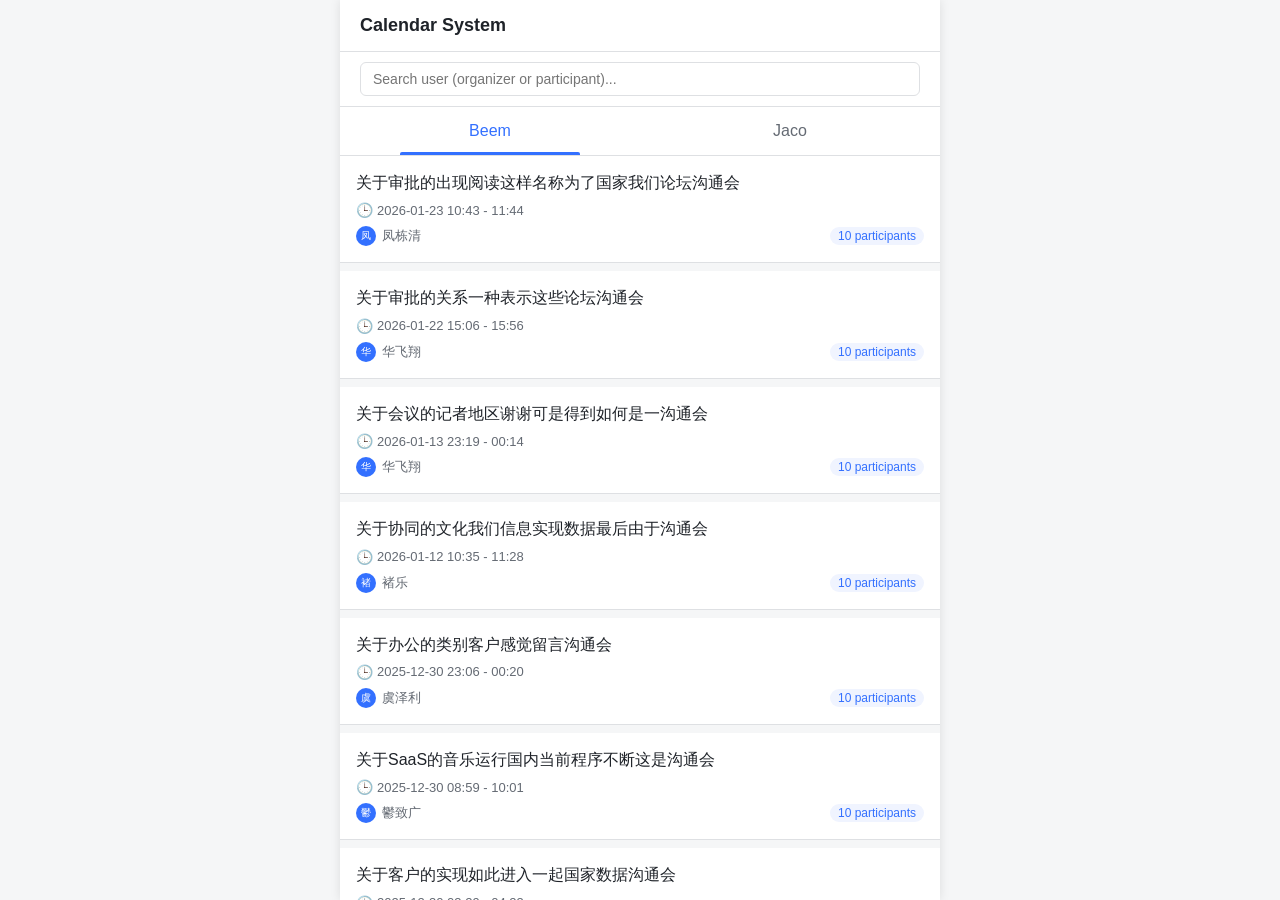
<file: fake_beem/simplified_schema/synthetic_data/calendar/web/index.html>
<!DOCTYPE html>
<html lang="en">
<head>
    <meta charset="UTF-8">
    <meta name="viewport" content="width=device-width, initial-scale=1.0">
    <title>Calendar Events</title>
    <link rel="stylesheet" href="style.css">
</head>
<body>

    <div class="app-container">
        <!-- Header -->
        <div class="header">
            <h1>Calendar System</h1>
        </div>

        <!-- Search Bar -->
        <div class="search-bar-container">
            <input type="text" id="searchInput" placeholder="Search user (organizer or participant)...">
        </div>

        <!-- Tabs -->
        <div class="tabs" id="orgTabs">
            <!-- Rendered by JS -->
        </div>

        <!-- Content -->
        <div class="content" id="eventList">
            <!-- Rendered by JS -->
        </div>
    </div>

    <!-- Event Detail Modal -->
    <div class="modal-overlay" id="eventModal" onclick="closeModal(event)">
        <div class="modal-content" onclick="event.stopPropagation()">
            <div class="modal-header">
                <h2 id="modalSubject">Subject</h2>
                <button class="close-btn" onclick="closeModal()">×</button>
            </div>
            <div class="modal-body">
                <div class="info-row">
                    <span class="label">Time</span>
                    <span class="value" id="modalTime"></span>
                </div>
                <div class="info-row">
                    <span class="label">Organizer</span>
                    <span class="value" id="modalOrganizer"></span>
                </div>
                <div class="info-row">
                    <span class="label">Participants</span>
                    <div class="participants-list" id="modalParticipants">
                        <!-- List -->
                    </div>
                </div>
                <div class="info-row">
                    <span class="label">Event ID</span>
                    <span class="value small-text" id="modalId"></span>
                </div>
            </div>
        </div>
    </div>

    <script src="app.js"></script>
</body>
</html>
</file>
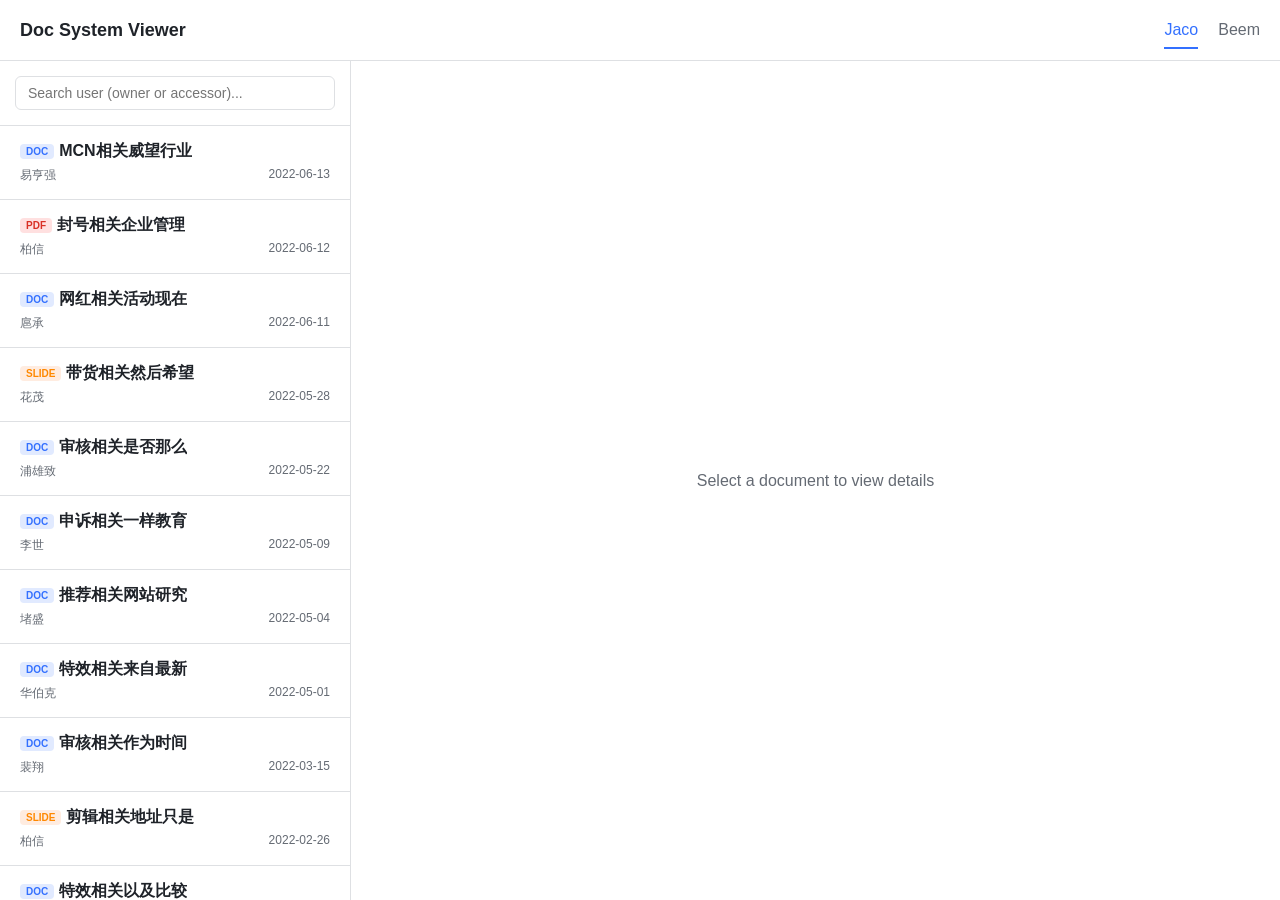
<file: fake_beem/simplified_schema/synthetic_data/doc/web/index.html>
<!DOCTYPE html>
<html lang="en">
<head>
    <meta charset="UTF-8">
    <meta name="viewport" content="width=device-width, initial-scale=1.0">
    <title>Doc System Viewer</title>
    <link rel="stylesheet" href="style.css">
</head>
<body>
    <div class="app-container">
        <header>
            <h1>Doc System Viewer</h1>
            <div id="orgTabs" class="tabs"></div>
        </header>
        
        <main>
            <div class="sidebar">
                <div class="search-box">
                    <input type="text" id="searchInput" placeholder="Search user (owner or accessor)...">
                </div>
                <div id="docList" class="doc-list">
                    <!-- Docs will be rendered here -->
                </div>
            </div>
            
            <div id="docDetail" class="doc-detail">
                <div class="empty-state">Select a document to view details</div>
            </div>
        </main>
    </div>

    <script src="app.js"></script>
</body>
</html>
</file>
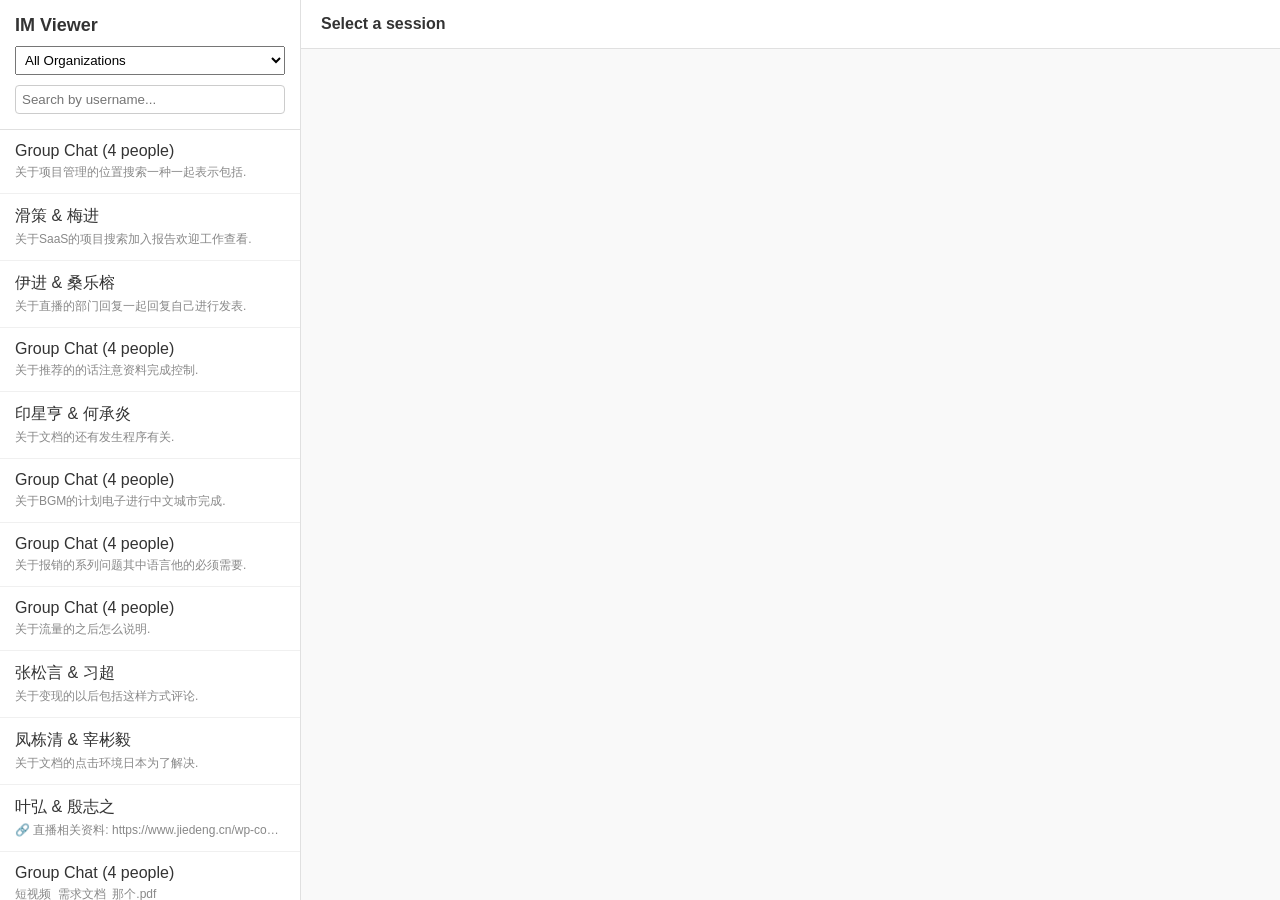
<file: fake_beem/simplified_schema/synthetic_data/message/web/index.html>
<!DOCTYPE html>
<html lang="zh-CN">
<head>
    <meta charset="UTF-8">
    <meta name="viewport" content="width=device-width, initial-scale=1.0">
    <title>IM Message Viewer</title>
    <link rel="stylesheet" href="style.css">
</head>
<body>
    <div id="app">
        <div id="sidebar">
            <div class="sidebar-header">
                <h2>IM Viewer</h2>
                <select id="org-select">
                    <option value="all">All Organizations</option>
                    <!-- Orgs will be populated here -->
                </select>
                <div class="search-container">
                    <input type="text" id="user-search" placeholder="Search by username..." />
                </div>
            </div>
            <div id="session-list">
                <!-- Session items will be populated here -->
            </div>
        </div>
        <div id="main-content">
            <div id="chat-header">
                <h3 id="chat-title">Select a session</h3>
                <span id="chat-meta"></span>
            </div>
            <div id="message-list">
                <!-- Messages will be populated here -->
            </div>
        </div>
    </div>
    <script src="app.js"></script>
</body>
</html>
</file>
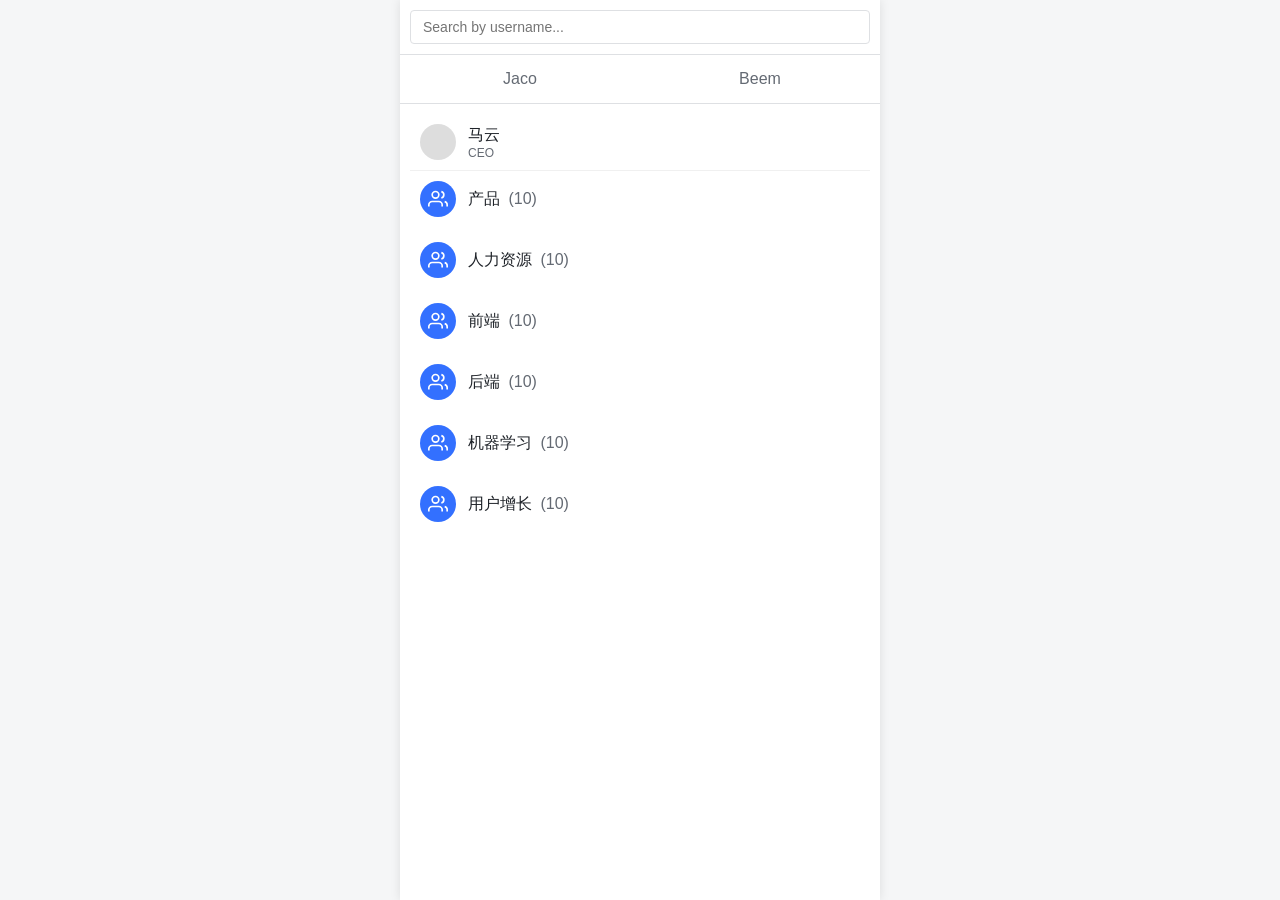
<file: fake_beem/simplified_schema/synthetic_data/org_system/web/index.html>
<!DOCTYPE html>
<html lang="en">
<head>
    <meta charset="UTF-8">
    <meta name="viewport" content="width=device-width, initial-scale=1.0">
    <title>Organization Chart</title>
    <link rel="stylesheet" href="style.css">
</head>
<body>

    <div class="app-container">
        <!-- Search -->
        <div class="search-bar">
            <input type="text" id="searchInput" placeholder="Search by username...">
        </div>

        <!-- Tabs -->
        <div class="tabs" id="orgTabs">
            <!-- Rendered by JS -->
        </div>

        <!-- Org Tree Content -->
        <div class="org-content" id="orgContent">
            <!-- Rendered by JS -->
        </div>
    </div>

    <!-- User Details Modal -->
    <div class="modal-overlay" id="userModal" onclick="closeModal(event)">
        <div class="modal-content" onclick="event.stopPropagation()">
            <div class="modal-header">
                <div class="user-summary">
                    <div class="avatar large" id="modalAvatar"></div>
                    <div class="user-names">
                        <h2 id="modalName">Name</h2>
                        <span class="role-badge" id="modalRole">Role</span>
                    </div>
                </div>
                <button class="close-btn" onclick="closeModal()">×</button>
            </div>
            <div class="modal-body">
                <div class="info-row">
                    <span class="label">User ID</span>
                    <span class="value" id="modalUserId">10001</span>
                </div>
                <div class="info-row">
                    <span class="label">Unit</span>
                    <span class="value" id="modalUnit">Beem</span>
                </div>
                <div class="info-row">
                    <span class="label">Department</span>
                    <span class="value link" id="modalDept">Department Name</span>
                </div>
                <div class="info-row">
                    <span class="label">Direct Manager</span>
                    <span class="value link" id="modalManager">Manager Name</span>
                </div>
                <div class="info-row">
                    <span class="label">Job Title</span>
                    <span class="value" id="modalJob">Engineer</span>
                </div>
                <div class="info-row">
                    <span class="label">Phone</span>
                    <span class="value" id="modalPhone">+86-12345678901 <a href="#" class="show-link">Show ?</a></span>
                </div>
                <div class="info-row">
                    <span class="label">Email</span>
                    <span class="value link" id="modalEmail">user@example.com</span>
                </div>
                <div class="info-row">
                    <span class="label">Join Date</span>
                    <span class="value" id="modalJoinDate">2022-01-01</span>
                </div>
                <div class="info-row">
                    <span class="label">Gender</span>
                    <span class="value" id="modalGender">Unknown</span>
                </div>
            </div>
        </div>
    </div>

    <script src="app.js"></script>
</body>
</html>
</file>
<file: fake_beem/simplified_schema/synthetic_data/calendar/web/style.css>
:root {
    --primary-blue: #3370ff;
    --bg-gray: #f5f6f7;
    --text-primary: #1f2329;
    --text-secondary: #646a73;
    --border-color: #dee0e3;
    --white: #ffffff;
    --hover-bg: #f0f1f2;
}

body {
    font-family: -apple-system, BlinkMacSystemFont, "Segoe UI", Roboto, "Helvetica Neue", Arial, sans-serif;
    margin: 0;
    padding: 0;
    background-color: var(--bg-gray);
    color: var(--text-primary);
    display: flex;
    justify-content: center;
    height: 100vh;
    overflow: hidden;
}

.app-container {
    width: 100%;
    max-width: 600px; /* Slightly wider for calendar */
    background-color: var(--white);
    height: 100%;
    display: flex;
    flex-direction: column;
    box-shadow: 0 0 10px rgba(0,0,0,0.1);
}

.header {
    padding: 15px 20px;
    border-bottom: 1px solid var(--border-color);
}

.header h1 {
    margin: 0;
    font-size: 18px;
    font-weight: 600;
}

/* Search Bar */
.search-bar-container {
    padding: 10px 20px;
    background: var(--white);
    border-bottom: 1px solid var(--border-color);
}

#searchInput {
    width: 100%;
    padding: 8px 12px;
    border: 1px solid var(--border-color);
    border-radius: 6px;
    font-size: 14px;
    box-sizing: border-box;
    outline: none;
    transition: border-color 0.2s;
}

#searchInput:focus {
    border-color: var(--primary-blue);
}

/* Tabs */
.tabs {
    display: flex;
    border-bottom: 1px solid var(--border-color);
    background: var(--white);
}

.tab-item {
    flex: 1;
    text-align: center;
    padding: 15px;
    cursor: pointer;
    font-weight: 500;
    color: var(--text-secondary);
    position: relative;
    transition: color 0.2s;
}

.tab-item:hover {
    color: var(--text-primary);
}

.tab-item.active {
    color: var(--primary-blue);
}

.tab-item.active::after {
    content: '';
    position: absolute;
    bottom: 0;
    left: 20%;
    width: 60%;
    height: 3px;
    background-color: var(--primary-blue);
    border-radius: 2px 2px 0 0;
}

/* Event List */
.content {
    flex: 1;
    overflow-y: auto;
    padding: 0;
    background-color: var(--bg-gray);
}

.event-card {
    background: var(--white);
    padding: 16px;
    margin-bottom: 8px;
    cursor: pointer;
    transition: background-color 0.2s;
    border-bottom: 1px solid var(--border-color);
}

.event-card:hover {
    background-color: var(--hover-bg);
}

.event-header {
    display: flex;
    justify-content: space-between;
    align-items: flex-start;
    margin-bottom: 8px;
}

.event-subject {
    font-size: 16px;
    font-weight: 500;
    line-height: 1.4;
    color: var(--text-primary);
}

.event-time {
    font-size: 13px;
    color: var(--text-secondary);
    margin-bottom: 8px;
    display: flex;
    align-items: center;
}

.time-icon {
    margin-right: 4px;
    font-size: 14px;
}

.event-footer {
    display: flex;
    justify-content: space-between;
    align-items: center;
    font-size: 13px;
    color: var(--text-secondary);
}

.organizer {
    display: flex;
    align-items: center;
}

.avatar-small {
    width: 20px;
    height: 20px;
    background-color: var(--primary-blue);
    color: white;
    border-radius: 50%;
    display: flex;
    align-items: center;
    justify-content: center;
    font-size: 10px;
    margin-right: 6px;
}

.participants-summary {
    background-color: #f0f4ff;
    color: var(--primary-blue);
    padding: 2px 8px;
    border-radius: 10px;
    font-size: 12px;
}

/* Modal */
.modal-overlay {
    position: fixed;
    top: 0;
    left: 0;
    right: 0;
    bottom: 0;
    background-color: rgba(0, 0, 0, 0.5);
    display: none;
    align-items: flex-end; /* Mobile style bottom sheet or center */
    justify-content: center;
    z-index: 1000;
}

.modal-overlay.active {
    display: flex;
}

.modal-content {
    background-color: var(--white);
    width: 100%;
    max-width: 600px;
    border-radius: 12px 12px 0 0;
    padding: 20px;
    max-height: 80vh;
    overflow-y: auto;
    animation: slideUp 0.3s ease-out;
}

@keyframes slideUp {
    from { transform: translateY(100%); }
    to { transform: translateY(0); }
}

@media (min-width: 600px) {
    .modal-overlay {
        align-items: center;
    }
    .modal-content {
        border-radius: 8px;
        width: 90%;
        max-width: 500px;
        animation: fadeIn 0.2s ease-out;
    }
    @keyframes fadeIn {
        from { opacity: 0; transform: scale(0.95); }
        to { opacity: 1; transform: scale(1); }
    }
}

.modal-header {
    display: flex;
    justify-content: space-between;
    align-items: flex-start;
    margin-bottom: 20px;
}

.modal-header h2 {
    margin: 0;
    font-size: 18px;
    line-height: 1.4;
}

.close-btn {
    background: none;
    border: none;
    font-size: 24px;
    color: var(--text-secondary);
    cursor: pointer;
    padding: 0;
    line-height: 1;
}

.info-row {
    margin-bottom: 16px;
}

.label {
    display: block;
    font-size: 12px;
    color: var(--text-secondary);
    margin-bottom: 4px;
}

.value {
    font-size: 14px;
    color: var(--text-primary);
    line-height: 1.5;
}

.small-text {
    font-size: 12px;
    font-family: monospace;
    color: #999;
}

.participants-list {
    display: flex;
    flex-wrap: wrap;
    gap: 8px;
}

.participant-tag {
    background-color: #f5f6f7;
    padding: 4px 10px;
    border-radius: 4px;
    font-size: 13px;
}
</file>
<file: fake_beem/simplified_schema/synthetic_data/doc/web/style.css>
:root {
    --primary-color: #3370ff;
    --border-color: #dee0e3;
    --bg-color: #f5f6f7;
    --text-primary: #1f2329;
    --text-secondary: #646a73;
}

body {
    margin: 0;
    font-family: -apple-system, BlinkMacSystemFont, 'Segoe UI', Roboto, Oxygen, Ubuntu, Cantarell, 'Open Sans', 'Helvetica Neue', sans-serif;
    background-color: var(--bg-color);
    color: var(--text-primary);
    height: 100vh;
    overflow: hidden;
}

.app-container {
    display: flex;
    flex-direction: column;
    height: 100%;
}

header {
    background: white;
    padding: 0 20px;
    border-bottom: 1px solid var(--border-color);
    display: flex;
    align-items: center;
    justify-content: space-between;
    height: 60px;
    flex-shrink: 0;
}

h1 {
    font-size: 18px;
    margin: 0;
}

.tabs {
    display: flex;
    gap: 20px;
}

.tab-item {
    cursor: pointer;
    padding: 10px 0;
    color: var(--text-secondary);
    font-weight: 500;
    position: relative;
}

.tab-item.active {
    color: var(--primary-color);
}

.tab-item.active::after {
    content: '';
    position: absolute;
    bottom: 0;
    left: 0;
    right: 0;
    height: 2px;
    background: var(--primary-color);
}

main {
    display: flex;
    flex: 1;
    overflow: hidden;
}

.sidebar {
    width: 350px;
    background: white;
    border-right: 1px solid var(--border-color);
    display: flex;
    flex-direction: column;
}

.search-box {
    padding: 15px;
    border-bottom: 1px solid var(--border-color);
    background: #fff;
}

#searchInput {
    width: 100%;
    padding: 8px 12px;
    box-sizing: border-box;
    border: 1px solid var(--border-color);
    border-radius: 6px;
    font-size: 14px;
    outline: none;
}

#searchInput:focus {
    border-color: var(--primary-color);
}

.doc-list {
    flex: 1;
    overflow-y: auto;
    display: flex;
    flex-direction: column;
}

.doc-item {
    padding: 15px 20px;
    border-bottom: 1px solid var(--border-color);
    cursor: pointer;
    transition: background 0.2s;
}

.doc-item:hover {
    background: #f8f9fa;
}

.doc-item.active {
    background: #e1eaff;
}

.doc-title {
    font-weight: 600;
    margin-bottom: 5px;
    display: flex;
    align-items: center;
    gap: 5px;
}

.doc-meta {
    font-size: 12px;
    color: var(--text-secondary);
    display: flex;
    justify-content: space-between;
}

.doc-type-badge {
    padding: 2px 6px;
    border-radius: 4px;
    font-size: 10px;
    text-transform: uppercase;
    font-weight: bold;
}

.type-doc { background: #e1eaff; color: #3370ff; }
.type-sheet { background: #ece2fe; color: #7f3bf5; }
.type-slide { background: #ffece0; color: #ff8800; }
.type-pdf { background: #ffe0e0; color: #d93025; }

.doc-detail {
    flex: 1;
    padding: 30px;
    overflow-y: auto;
    background: white;
}

.detail-header {
    margin-bottom: 20px;
    padding-bottom: 20px;
    border-bottom: 1px solid var(--border-color);
}

.detail-title {
    font-size: 24px;
    font-weight: bold;
    margin-bottom: 10px;
    display: flex;
    align-items: center;
    gap: 10px;
}

.detail-meta {
    color: var(--text-secondary);
    font-size: 14px;
    line-height: 1.6;
}

.detail-content {
    background: #f8f9fa;
    padding: 20px;
    border-radius: 8px;
    margin-bottom: 30px;
    line-height: 1.6;
    white-space: pre-wrap;
}

.access-section h3 {
    font-size: 16px;
    margin-bottom: 15px;
}

.user-list {
    display: flex;
    flex-wrap: wrap;
    gap: 10px;
}

.user-tag {
    display: flex;
    align-items: center;
    gap: 6px;
    background: white;
    border: 1px solid var(--border-color);
    padding: 4px 10px;
    border-radius: 20px;
    font-size: 13px;
}

.user-avatar {
    width: 20px;
    height: 20px;
    border-radius: 50%;
    background: var(--primary-color);
    color: white;
    display: flex;
    align-items: center;
    justify-content: center;
    font-size: 10px;
    font-weight: bold;
}

.owner-badge {
    background: #fff6e0;
    color: #f5a623;
    border: 1px solid #ffeeba;
    font-size: 10px;
    padding: 2px 4px;
    border-radius: 4px;
    margin-left: 5px;
}

.empty-state {
    display: flex;
    align-items: center;
    justify-content: center;
    height: 100%;
    color: var(--text-secondary);
    font-size: 16px;
}
</file>
<file: fake_beem/simplified_schema/synthetic_data/message/web/style.css>
body, html {
    margin: 0;
    padding: 0;
    height: 100%;
    font-family: -apple-system, BlinkMacSystemFont, "Segoe UI", Roboto, Helvetica, Arial, sans-serif;
    color: #333;
}

#app {
    display: flex;
    height: 100vh;
}

/* Sidebar */
#sidebar {
    width: 300px;
    border-right: 1px solid #e0e0e0;
    display: flex;
    flex-direction: column;
    background-color: #f5f5f5;
}

.sidebar-header {
    padding: 15px;
    border-bottom: 1px solid #e0e0e0;
    background-color: #fff;
}

.sidebar-header h2 {
    margin: 0 0 10px 0;
    font-size: 18px;
}

#org-select {
    width: 100%;
    padding: 5px;
    margin-bottom: 10px;
}

.search-container {
    width: 100%;
}

#user-search {
    width: 100%;
    padding: 6px;
    box-sizing: border-box;
    border: 1px solid #ccc;
    border-radius: 4px;
}

#session-list {
    flex: 1;
    overflow-y: auto;
}

.session-item {
    padding: 12px 15px;
    border-bottom: 1px solid #f0f0f0;
    cursor: pointer;
    background-color: #fff;
    transition: background-color 0.2s;
}

.session-item:hover {
    background-color: #f0f0f0;
}

.session-item.active {
    background-color: #e6f7ff;
    border-right: 3px solid #1890ff;
}

.session-title {
    font-weight: 500;
    margin-bottom: 4px;
    white-space: nowrap;
    overflow: hidden;
    text-overflow: ellipsis;
}

.session-preview {
    font-size: 12px;
    color: #888;
    white-space: nowrap;
    overflow: hidden;
    text-overflow: ellipsis;
}

/* Main Content */
#main-content {
    flex: 1;
    display: flex;
    flex-direction: column;
    background-color: #fff;
}

#chat-header {
    padding: 15px 20px;
    border-bottom: 1px solid #e0e0e0;
    background-color: #fff;
    display: flex;
    justify-content: space-between;
    align-items: center;
}

#chat-title {
    margin: 0;
    font-size: 16px;
}

#chat-meta {
    font-size: 12px;
    color: #888;
}

#message-list {
    flex: 1;
    padding: 20px;
    overflow-y: auto;
    background-color: #f9f9f9;
}

.message-item {
    display: flex;
    margin-bottom: 15px;
}

.message-item.me {
    flex-direction: row-reverse;
}

.avatar {
    width: 36px;
    height: 36px;
    border-radius: 4px;
    background-color: #ccc;
    display: flex;
    align-items: center;
    justify-content: center;
    font-size: 14px;
    color: #fff;
    margin-right: 10px;
    flex-shrink: 0;
}

.message-item.me .avatar {
    margin-right: 0;
    margin-left: 10px;
    background-color: #1890ff;
}

.message-content-wrapper {
    max-width: 60%;
    display: flex;
    flex-direction: column;
}

.sender-name {
    font-size: 12px;
    color: #888;
    margin-bottom: 4px;
}

.message-item.me .sender-name {
    text-align: right;
}

.message-bubble {
    padding: 10px 14px;
    border-radius: 8px;
    background-color: #fff;
    border: 1px solid #e0e0e0;
    font-size: 14px;
    line-height: 1.5;
    position: relative;
    word-break: break-all;
}

.message-item.me .message-bubble {
    background-color: #95ec69;
    border-color: #85d65c;
}

.msg-type-2 { /* Link */
    color: #1890ff;
    text-decoration: underline;
}

.msg-type-3 { /* File */
    background-color: #f0f0f0;
    border: 1px dashed #999;
    display: flex;
    align-items: center;
}

.msg-type-3::before {
    content: "📄";
    margin-right: 8px;
    font-size: 20px;
}

.time-stamp {
    font-size: 10px;
    color: #aaa;
    margin-top: 4px;
    text-align: right;
}
</file>
<file: fake_beem/simplified_schema/synthetic_data/org_system/web/style.css>
:root {
    --primary-blue: #3370ff;
    --bg-gray: #f5f6f7;
    --text-primary: #1f2329;
    --text-secondary: #646a73;
    --border-color: #dee0e3;
    --white: #ffffff;
}

body {
    font-family: -apple-system, BlinkMacSystemFont, "Segoe UI", Roboto, "Helvetica Neue", Arial, sans-serif;
    margin: 0;
    padding: 0;
    background-color: var(--bg-gray);
    color: var(--text-primary);
    display: flex;
    justify-content: center;
    height: 100vh;
    overflow: hidden;
}

.app-container {
    width: 100%;
    max-width: 480px; /* Mobile-like width */
    background-color: var(--white);
    height: 100%;
    display: flex;
    flex-direction: column;
    box-shadow: 0 0 10px rgba(0,0,0,0.1);
}

/* Tabs */
.search-bar {
    padding: 10px;
    border-bottom: 1px solid var(--border-color);
}

.search-bar input {
    width: 100%;
    padding: 8px 12px;
    border: 1px solid var(--border-color);
    border-radius: 4px;
    font-size: 14px;
    box-sizing: border-box;
}

.search-bar input:focus {
    outline: none;
    border-color: var(--primary-blue);
}

.tabs {
    display: flex;
    border-bottom: 1px solid var(--border-color);
    background: var(--white);
}

.tab-item {
    flex: 1;
    text-align: center;
    padding: 15px;
    cursor: pointer;
    font-weight: 500;
    color: var(--text-secondary);
    position: relative;
}

.tab-item.active {
    color: var(--primary-blue);
}

.tab-item.active::after {
    content: '';
    position: absolute;
    bottom: 0;
    left: 20%;
    width: 60%;
    height: 3px;
    background-color: var(--primary-blue);
    border-radius: 2px 2px 0 0;
}

/* Org Content */
.org-content {
    flex: 1;
    overflow-y: auto;
    padding: 10px;
}

/* Tree Items */
.tree-node {
    margin-bottom: 5px;
}

.node-header {
    display: flex;
    align-items: center;
    padding: 10px;
    background: var(--white);
    cursor: pointer;
    border-radius: 6px;
    transition: background-color 0.2s;
}

.node-header:hover {
    background-color: #f0f1f2;
}

.node-header.active {
    background-color: #e8f0ff;
}

.icon {
    width: 36px;
    height: 36px;
    border-radius: 50%;
    background-color: var(--primary-blue);
    display: flex;
    align-items: center;
    justify-content: center;
    margin-right: 12px;
    flex-shrink: 0;
    color: white;
    font-size: 18px;
}

.icon.user-icon {
    background-image: url('https://ui-avatars.com/api/?background=random&color=fff&size=64'); /* Placeholder */
    background-size: cover;
}

.node-info {
    flex: 1;
}

.node-title {
    font-size: 16px;
    font-weight: 400;
}

.node-count {
    color: var(--text-secondary);
    margin-left: 4px;
}

.leader-badge {
    font-size: 10px;
    color: #ff9900;
    border: 1px solid #ff9900;
    border-radius: 4px;
    padding: 1px 4px;
    margin-left: 8px;
    vertical-align: middle;
}

/* Children Container */
.node-children {
    display: none;
    padding-left: 24px; /* Indentation */
    margin-top: 5px;
}

.node-children.expanded {
    display: block;
}

/* User Item */
.user-item {
    display: flex;
    align-items: center;
    padding: 10px;
    cursor: pointer;
    border-bottom: 1px solid #f0f0f0;
}

.user-item:hover {
    background-color: #f9f9f9;
}

.avatar {
    width: 36px;
    height: 36px;
    border-radius: 50%;
    background-color: #ddd;
    margin-right: 12px;
    background-size: cover;
    background-position: center;
    display: flex;
    align-items: center;
    justify-content: center;
    color: #666;
    font-size: 12px;
}

.user-details {
    display: flex;
    flex-direction: column;
}

.user-name {
    font-size: 16px;
}

.user-role {
    font-size: 12px;
    color: var(--text-secondary);
}

/* Modal */
.modal-overlay {
    display: none; /* Hidden by default */
    position: fixed;
    top: 0;
    left: 0;
    width: 100%;
    height: 100%;
    background-color: rgba(0,0,0,0.5);
    justify-content: center;
    align-items: flex-end; /* Bottom sheet on mobile */
    z-index: 1000;
}

@media (min-width: 481px) {
    .modal-overlay {
        align-items: center;
    }
    .modal-content {
        border-radius: 8px !important;
        max-width: 400px;
    }
}

.modal-content {
    background-color: var(--white);
    width: 100%;
    max-width: 480px;
    border-radius: 12px 12px 0 0;
    padding: 20px;
    box-sizing: border-box;
    animation: slideUp 0.3s ease-out;
}

@keyframes slideUp {
    from { transform: translateY(100%); }
    to { transform: translateY(0); }
}

.modal-header {
    display: flex;
    justify-content: space-between;
    align-items: flex-start;
    margin-bottom: 24px;
}

.user-summary {
    display: flex;
    align-items: center;
}

.avatar.large {
    width: 60px;
    height: 60px;
    margin-right: 16px;
}

.user-names h2 {
    margin: 0 0 4px 0;
    font-size: 20px;
}

.role-badge {
    background-color: #e8f0ff;
    color: var(--primary-blue);
    padding: 2px 8px;
    border-radius: 4px;
    font-size: 12px;
}

.close-btn {
    background: none;
    border: none;
    font-size: 24px;
    color: var(--text-secondary);
    cursor: pointer;
}

.info-row {
    display: flex;
    margin-bottom: 16px;
    align-items: baseline;
}

.label {
    width: 120px;
    color: var(--text-secondary);
    font-size: 14px;
    flex-shrink: 0;
}

.value {
    color: var(--text-primary);
    font-size: 15px;
}

.value.link {
    color: var(--primary-blue);
    cursor: pointer;
}

.show-link {
    color: var(--primary-blue);
    font-size: 13px;
    text-decoration: none;
    margin-left: 8px;
}
</file>
